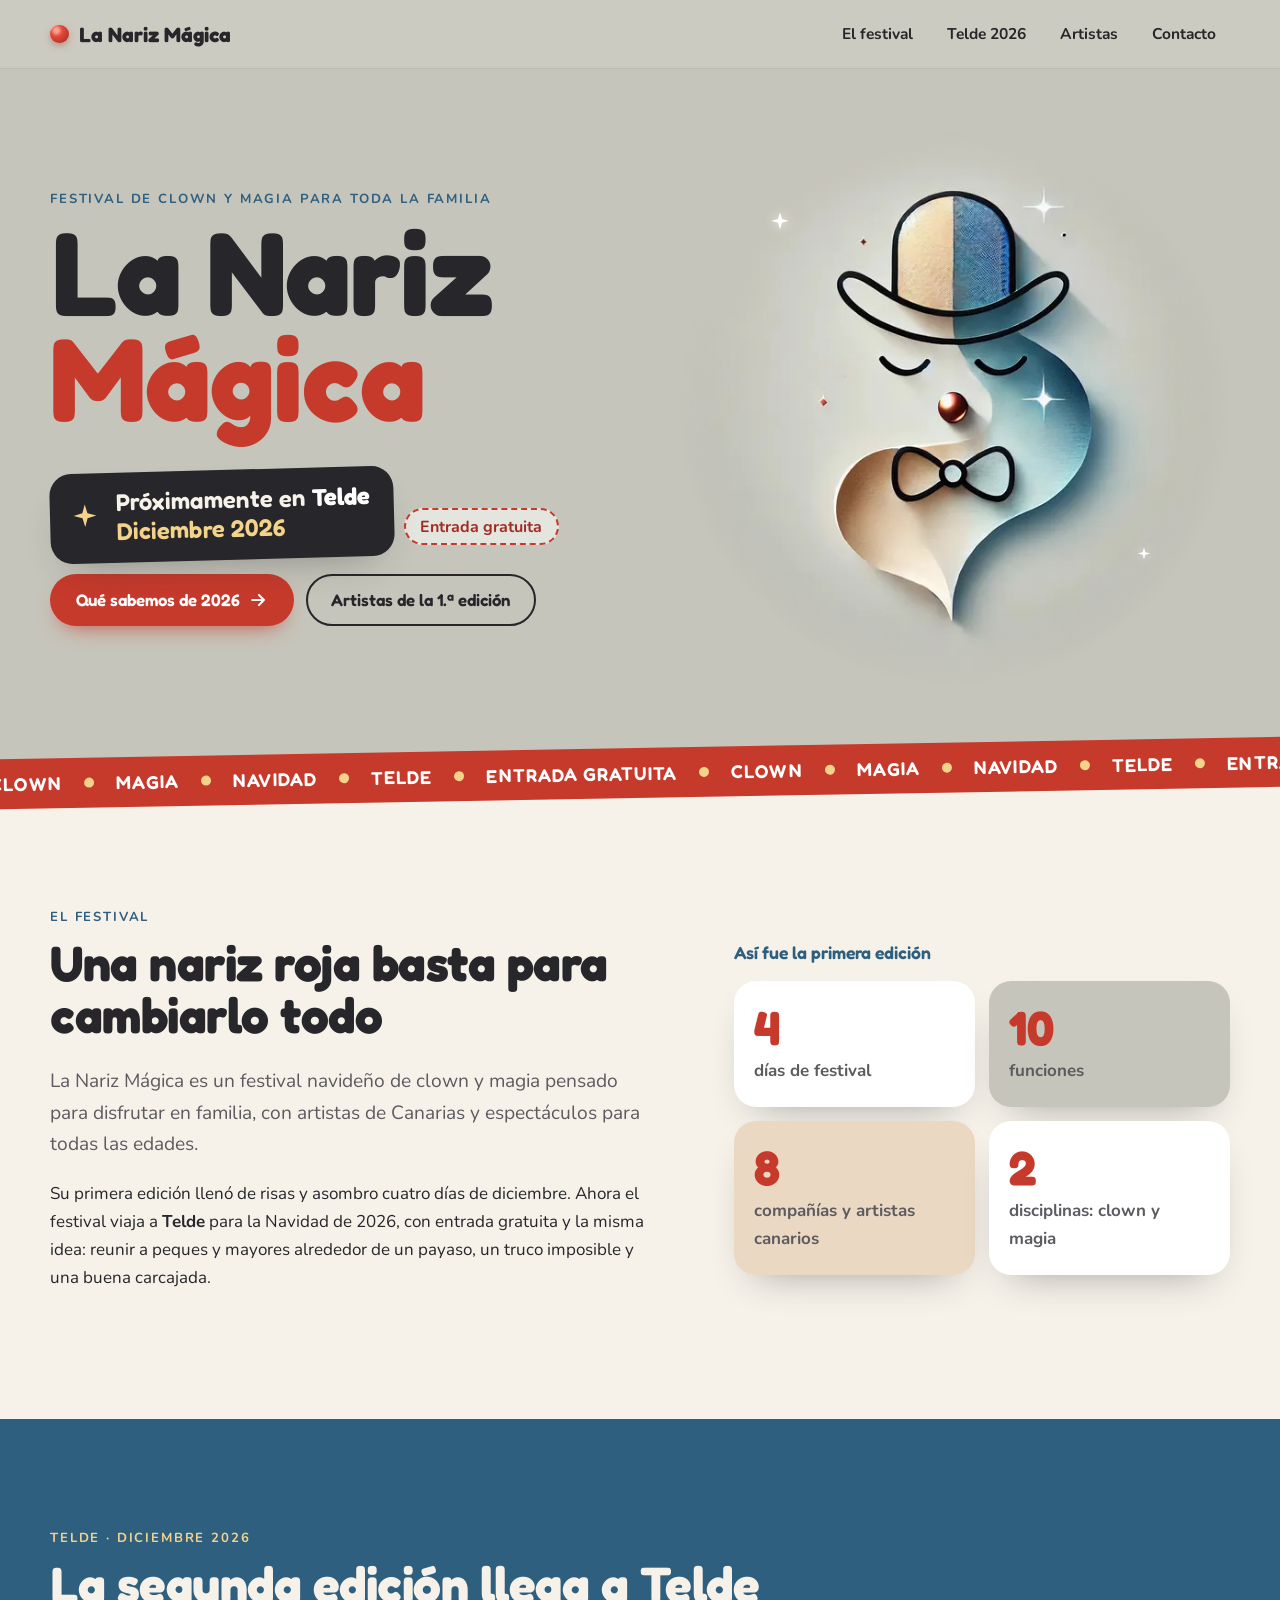
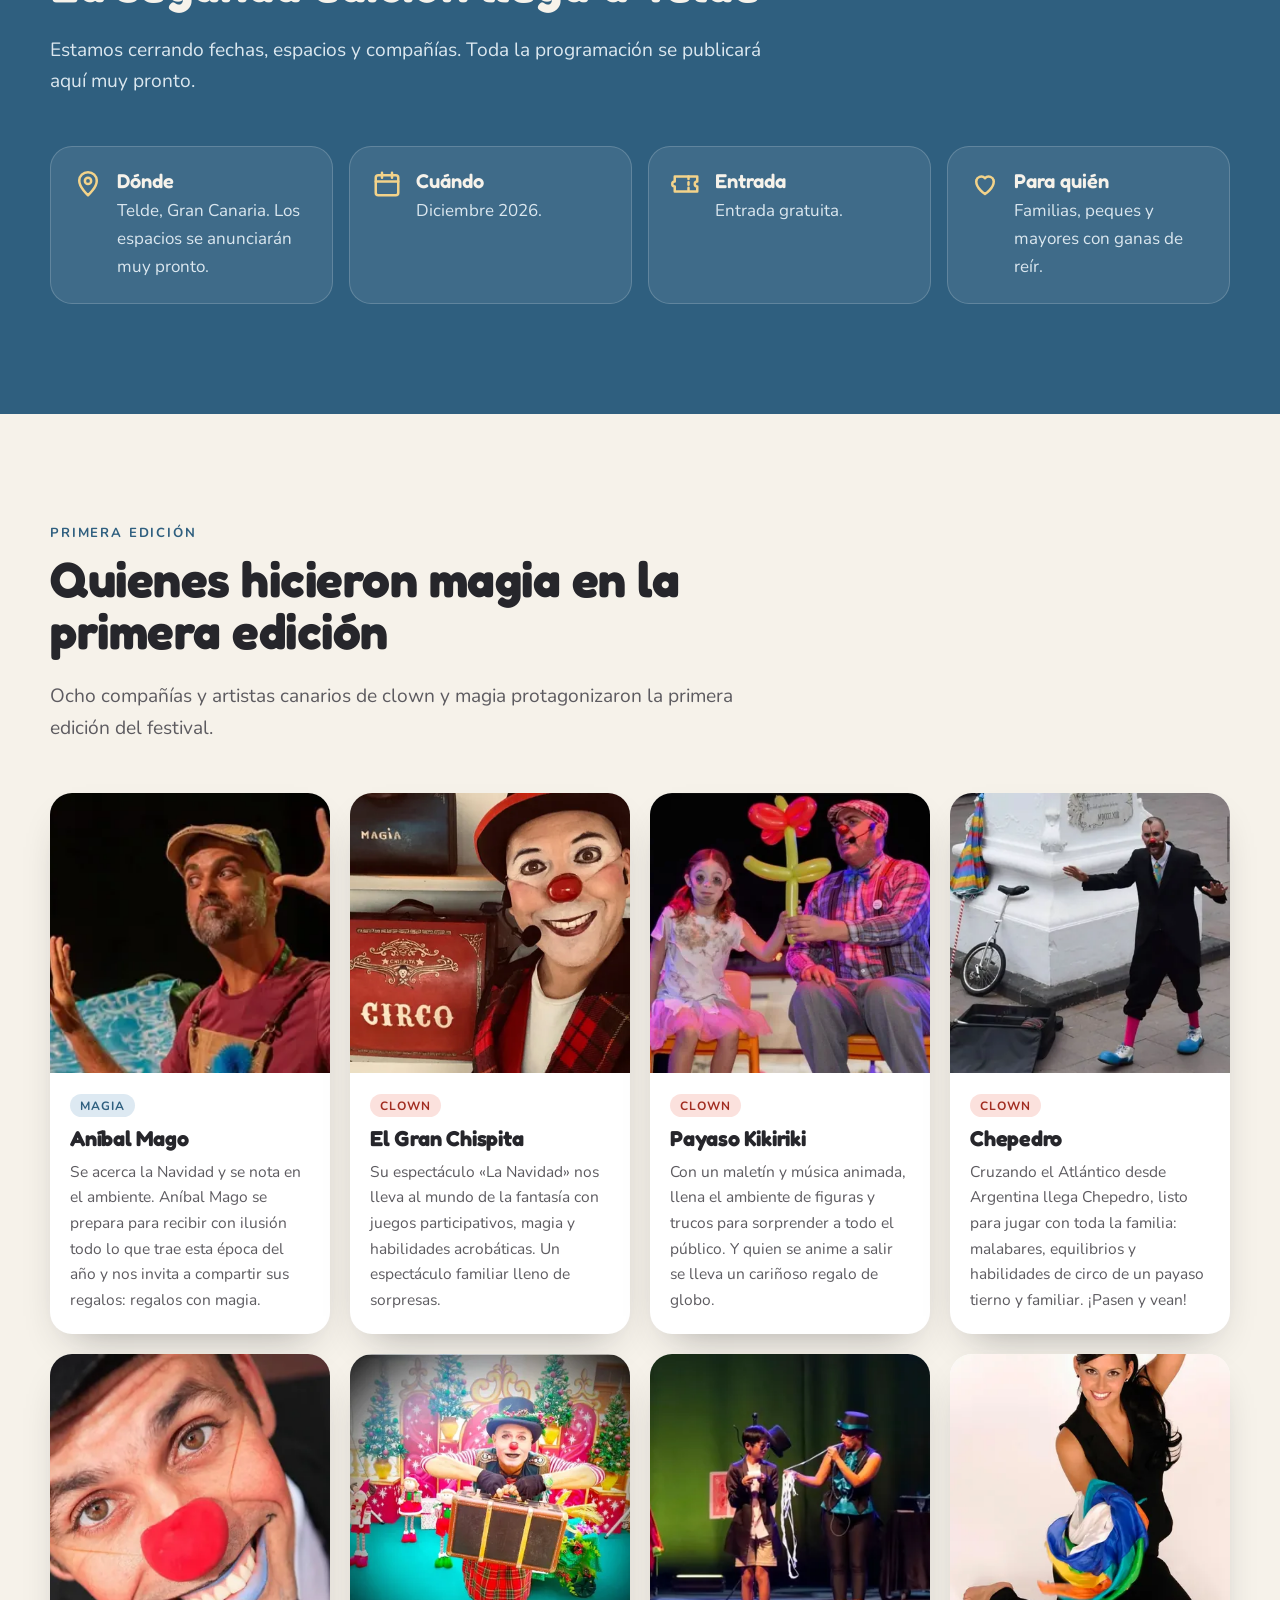
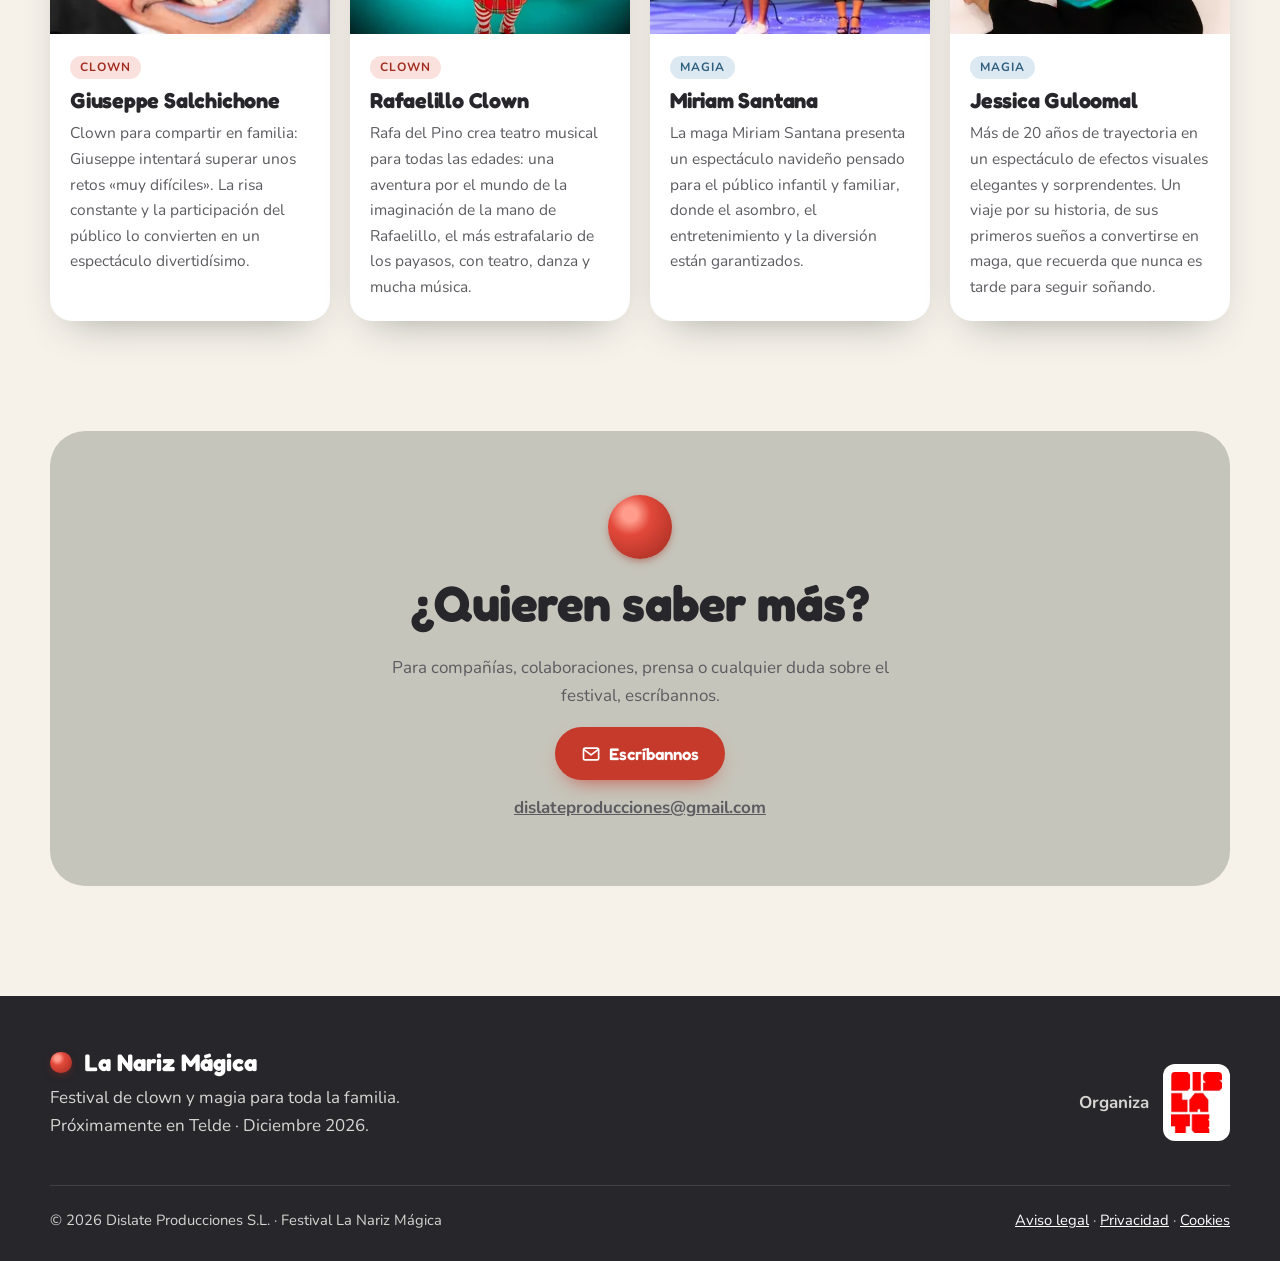
<file: index.html>
<!doctype html>
<html lang="es" class="sin-js">
<head>
<meta charset="utf-8">
<meta name="viewport" content="width=device-width, initial-scale=1">
<title>Festival La Nariz Mágica · Clown y magia · Próximamente en Telde, diciembre 2026</title>
<meta name="description" content="Festival de clown y magia para toda la familia. Próximamente en Telde (Gran Canaria): diciembre 2026. Entrada gratuita.">
<link rel="canonical" href="https://narizmagica.es/">
<meta name="theme-color" content="#c6c5bb">
<meta property="og:type" content="website">
<meta property="og:site_name" content="Festival La Nariz Mágica">
<meta property="og:locale" content="es_ES">
<meta property="og:title" content="Festival La Nariz Mágica · Clown y magia · Próximamente en Telde, diciembre 2026">
<meta property="og:description" content="Festival de clown y magia para toda la familia. Próximamente en Telde (Gran Canaria): diciembre 2026. Entrada gratuita.">
<meta property="og:url" content="https://narizmagica.es/">
<meta property="og:image" content="https://narizmagica.es/img/og-nariz-magica.jpg">
<meta name="twitter:card" content="summary_large_image">
<link rel="icon" href="/favicon.ico" sizes="48x48">
<link rel="icon" href="/favicon.png" type="image/png">
<link rel="apple-touch-icon" href="/apple-touch-icon.png">
<link rel="manifest" href="/site.webmanifest">
<link rel="preload" href="/fonts/fredoka-latin-700-normal.woff2" as="font" type="font/woff2" crossorigin>
<link rel="stylesheet" href="/css/estilos.css">
<style>:root{--papel:#c6c5bb}</style>
</head>
<body>
<a class="saltar" href="#contenido">Saltar al contenido</a>
<header class="nav">
  <div class="contenedor">
    <a class="marca" href="/" aria-label="Festival La Nariz Mágica, ir al inicio"><span class="nariz" aria-hidden="true"></span><span>La Nariz Mágica</span></a>
    <button class="boton-menu" type="button" aria-controls="menu" aria-expanded="false"><span class="visualmente-oculto">Abrir menú</span><svg viewBox="0 0 24 24" fill="none" stroke="currentColor" stroke-width="2.2" stroke-linecap="round" aria-hidden="true"><path d="M4 7h16M4 12h16M4 17h16"/></svg></button>
    <ul class="menu" id="menu"><li><a href="/#festival">El festival</a></li><li><a href="/#telde">Telde 2026</a></li><li><a href="/#artistas">Artistas</a></li><li><a href="/#contacto">Contacto</a></li></ul>
  </div>
</header>
<main id="contenido">
<section class="portada">
  <div class="contenedor portada-grid">
    <div class="portada-texto">
      <p class="antetitulo">Festival de clown y magia para toda la familia</p>
      <h1>La Nariz <span>Mágica</span></h1>
      <p class="proxima"><svg viewBox="0 0 24 24" fill="currentColor" aria-hidden="true"><path d="M12 2l1.8 6.2L20 10l-6.2 1.8L12 18l-1.8-6.2L4 10l6.2-1.8z"/></svg><span>Próximamente en <strong>Telde</strong><br><em>Diciembre 2026</em></span></p>
      <p class="entrada">Entrada gratuita</p>
      <div class="botones">
        <a class="boton boton-rojo" href="#telde">Qué sabemos de 2026 <svg viewBox="0 0 24 24" fill="none" stroke="currentColor" stroke-width="2.4" stroke-linecap="round" stroke-linejoin="round" aria-hidden="true"><path d="M5 12h14M13 6l6 6-6 6"/></svg></a>
        <a class="boton boton-linea" href="#artistas">Artistas de la 1.ª edición</a>
      </div>
    </div>
    <div class="portada-arte">
      <img src="/img/payaso-600.webp" srcset="/img/payaso-600.webp 600w, /img/payaso-1000.webp 1000w" sizes="(min-width: 900px) 46vw, 92vw" alt="Ilustración del payaso de La Nariz Mágica: sombrero de bombín, ojos cerrados, nariz roja y pajarita" width="600" height="600" loading="eager" decoding="async" fetchpriority="high">
      <span class="destello d1" aria-hidden="true"><svg viewBox="0 0 24 24" fill="currentColor" aria-hidden="true"><path d="M12 2l1.8 6.2L20 10l-6.2 1.8L12 18l-1.8-6.2L4 10l6.2-1.8z"/></svg></span><span class="destello d2" aria-hidden="true"><svg viewBox="0 0 24 24" fill="currentColor" aria-hidden="true"><path d="M12 2l1.8 6.2L20 10l-6.2 1.8L12 18l-1.8-6.2L4 10l6.2-1.8z"/></svg></span>
    </div>
  </div>
</section>

<div class="cinta" aria-hidden="true"><div><span>Clown</span><i></i><span>Magia</span><i></i><span>Navidad</span><i></i><span>Telde</span><i></i><span>Entrada gratuita</span><i></i><span>Clown</span><i></i><span>Magia</span><i></i><span>Navidad</span><i></i><span>Telde</span><i></i><span>Entrada gratuita</span><i></i></div></div>

<section class="seccion" id="festival">
  <div class="contenedor dos-col">
    <div class="aparece">
      <p class="antetitulo">El festival</p>
      <h2>Una nariz roja basta para cambiarlo todo</h2>
      <p class="entradilla">La Nariz Mágica es un festival navideño de clown y magia pensado para disfrutar en familia, con artistas de Canarias y espectáculos para todas las edades.</p>
      <p>Su primera edición llenó de risas y asombro cuatro días de diciembre. Ahora el festival viaja a <strong>Telde</strong> para la Navidad de 2026, con entrada gratuita y la misma idea: reunir a peques y mayores alrededor de un payaso, un truco imposible y una buena carcajada.</p>
    </div>
    <div class="aparece">
      <p class="cifras-titulo">Así fue la primera edición</p>
      <ul class="cifras"><li><strong>4</strong><span>días de festival</span></li><li><strong>10</strong><span>funciones</span></li><li><strong>8</strong><span>compañías y artistas canarios</span></li><li><strong>2</strong><span>disciplinas: clown y magia</span></li></ul>
    </div>
  </div>
</section>

<section class="seccion seccion-azul" id="telde">
  <div class="contenedor">
    <div class="cabecera-seccion aparece">
      <p class="antetitulo">Telde · Diciembre 2026</p>
      <h2>La segunda edición llega a Telde</h2>
      <p class="entradilla">Estamos cerrando fechas, espacios y compañías. Toda la programación se publicará aquí muy pronto.</p>
    </div>
    <ul class="datos aparece"><li><svg viewBox="0 0 24 24" fill="none" stroke="currentColor" stroke-width="2" stroke-linecap="round" stroke-linejoin="round" aria-hidden="true"><path d="M12 21s-7-6.2-7-11.5A7 7 0 0 1 19 9.5C19 14.8 12 21 12 21z"/><circle cx="12" cy="9.5" r="2.5"/></svg><div><strong>Dónde</strong><span>Telde, Gran Canaria. Los espacios se anunciarán muy pronto.</span></div></li><li><svg viewBox="0 0 24 24" fill="none" stroke="currentColor" stroke-width="2" stroke-linecap="round" stroke-linejoin="round" aria-hidden="true"><rect x="3" y="5" width="18" height="16" rx="2"/><path d="M16 3v4M8 3v4M3 10h18"/></svg><div><strong>Cuándo</strong><span>Diciembre 2026.</span></div></li><li><svg viewBox="0 0 24 24" fill="none" stroke="currentColor" stroke-width="2" stroke-linecap="round" stroke-linejoin="round" aria-hidden="true"><path d="M3 8a2 2 0 0 0 0 4v4h18v-4a2 2 0 0 1 0-4V4H3z" transform="translate(0 2)"/><path d="M14 6v12" stroke-dasharray="2 2.5"/></svg><div><strong>Entrada</strong><span>Entrada gratuita.</span></div></li><li><svg viewBox="0 0 24 24" fill="none" stroke="currentColor" stroke-width="2" stroke-linecap="round" stroke-linejoin="round" aria-hidden="true"><path d="M12 20s-7-4.4-7-10a4 4 0 0 1 7-2.6A4 4 0 0 1 19 10c0 5.6-7 10-7 10z"/></svg><div><strong>Para quién</strong><span>Familias, peques y mayores con ganas de reír.</span></div></li></ul>
    
  </div>
</section>

<section class="seccion" id="artistas">
  <div class="contenedor">
    <div class="cabecera-seccion aparece">
      <p class="antetitulo">Primera edición</p>
      <h2>Quienes hicieron magia en la primera edición</h2>
      <p class="entradilla">Ocho compañías y artistas canarios de clown y magia protagonizaron la primera edición del festival.</p>
    </div>
    <div class="artistas"><article class="artista aparece">
        <img src="/img/artistas/anibal-mago-400.webp" srcset="/img/artistas/anibal-mago-400.webp 400w, /img/artistas/anibal-mago-800.webp 800w" sizes="(min-width: 1100px) 260px, (min-width: 700px) 45vw, 90vw" alt="Aníbal Mago" width="400" height="400" loading="lazy" decoding="async">
        <div><span class="etiqueta etiqueta-magia">Magia</span><h3>Aníbal Mago</h3><p>Se acerca la Navidad y se nota en el ambiente. Aníbal Mago se prepara para recibir con ilusión todo lo que trae esta época del año y nos invita a compartir sus regalos: regalos con magia.</p></div>
      </article><article class="artista aparece">
        <img src="/img/artistas/el-gran-chispita-400.webp" srcset="/img/artistas/el-gran-chispita-400.webp 400w, /img/artistas/el-gran-chispita-800.webp 800w" sizes="(min-width: 1100px) 260px, (min-width: 700px) 45vw, 90vw" alt="El Gran Chispita" width="400" height="400" loading="lazy" decoding="async">
        <div><span class="etiqueta etiqueta-clown">Clown</span><h3>El Gran Chispita</h3><p>Su espectáculo «La Navidad» nos lleva al mundo de la fantasía con juegos participativos, magia y habilidades acrobáticas. Un espectáculo familiar lleno de sorpresas.</p></div>
      </article><article class="artista aparece">
        <img src="/img/artistas/payaso-kikiriki-400.webp" srcset="/img/artistas/payaso-kikiriki-400.webp 400w, /img/artistas/payaso-kikiriki-800.webp 800w" sizes="(min-width: 1100px) 260px, (min-width: 700px) 45vw, 90vw" alt="Payaso Kikiriki" width="400" height="400" loading="lazy" decoding="async">
        <div><span class="etiqueta etiqueta-clown">Clown</span><h3>Payaso Kikiriki</h3><p>Con un maletín y música animada, llena el ambiente de figuras y trucos para sorprender a todo el público. Y quien se anime a salir se lleva un cariñoso regalo de globo.</p></div>
      </article><article class="artista aparece">
        <img src="/img/artistas/chepedro-400.webp" srcset="/img/artistas/chepedro-400.webp 400w, /img/artistas/chepedro-800.webp 800w" sizes="(min-width: 1100px) 260px, (min-width: 700px) 45vw, 90vw" alt="Chepedro" width="400" height="400" loading="lazy" decoding="async">
        <div><span class="etiqueta etiqueta-clown">Clown</span><h3>Chepedro</h3><p>Cruzando el Atlántico desde Argentina llega Chepedro, listo para jugar con toda la familia: malabares, equilibrios y habilidades de circo de un payaso tierno y familiar. ¡Pasen y vean!</p></div>
      </article><article class="artista aparece">
        <img src="/img/artistas/giuseppe-salchichone-400.webp" srcset="/img/artistas/giuseppe-salchichone-400.webp 400w, /img/artistas/giuseppe-salchichone-800.webp 800w" sizes="(min-width: 1100px) 260px, (min-width: 700px) 45vw, 90vw" alt="Giuseppe Salchichone" width="400" height="400" loading="lazy" decoding="async">
        <div><span class="etiqueta etiqueta-clown">Clown</span><h3>Giuseppe Salchichone</h3><p>Clown para compartir en familia: Giuseppe intentará superar unos retos «muy difíciles». La risa constante y la participación del público lo convierten en un espectáculo divertidísimo.</p></div>
      </article><article class="artista aparece">
        <img src="/img/artistas/rafaelillo-400.webp" srcset="/img/artistas/rafaelillo-400.webp 400w, /img/artistas/rafaelillo-800.webp 800w" sizes="(min-width: 1100px) 260px, (min-width: 700px) 45vw, 90vw" alt="Rafaelillo Clown" width="400" height="400" loading="lazy" decoding="async">
        <div><span class="etiqueta etiqueta-clown">Clown</span><h3>Rafaelillo Clown</h3><p>Rafa del Pino crea teatro musical para todas las edades: una aventura por el mundo de la imaginación de la mano de Rafaelillo, el más estrafalario de los payasos, con teatro, danza y mucha música.</p></div>
      </article><article class="artista aparece">
        <img src="/img/artistas/miriam-santana-400.webp" srcset="/img/artistas/miriam-santana-400.webp 400w, /img/artistas/miriam-santana-800.webp 800w" sizes="(min-width: 1100px) 260px, (min-width: 700px) 45vw, 90vw" alt="Miriam Santana" width="400" height="400" loading="lazy" decoding="async">
        <div><span class="etiqueta etiqueta-magia">Magia</span><h3>Miriam Santana</h3><p>La maga Miriam Santana presenta un espectáculo navideño pensado para el público infantil y familiar, donde el asombro, el entretenimiento y la diversión están garantizados.</p></div>
      </article><article class="artista aparece">
        <img src="/img/artistas/jessica-guloomal-400.webp" srcset="/img/artistas/jessica-guloomal-400.webp 400w, /img/artistas/jessica-guloomal-800.webp 800w" sizes="(min-width: 1100px) 260px, (min-width: 700px) 45vw, 90vw" alt="Jessica Guloomal" width="400" height="400" loading="lazy" decoding="async">
        <div><span class="etiqueta etiqueta-magia">Magia</span><h3>Jessica Guloomal</h3><p>Más de 20 años de trayectoria en un espectáculo de efectos visuales elegantes y sorprendentes. Un viaje por su historia, de sus primeros sueños a convertirse en maga, que recuerda que nunca es tarde para seguir soñando.</p></div>
      </article></div>
  </div>
</section>

<section class="seccion contacto" id="contacto">
  <div class="contenedor contacto-caja aparece">
    <span class="nariz nariz-grande" aria-hidden="true"></span>
    <h2>¿Quieren saber más?</h2>
    <p>Para compañías, colaboraciones, prensa o cualquier duda sobre el festival, escríbannos.</p>
    <a class="boton boton-rojo" href="mailto:dislateproducciones@gmail.com"><svg viewBox="0 0 24 24" fill="none" stroke="currentColor" stroke-width="2" stroke-linecap="round" stroke-linejoin="round" aria-hidden="true"><rect x="3" y="5" width="18" height="14" rx="2"/><path d="m4 7 8 6 8-6"/></svg> Escríbannos</a>
    <p class="correo"><a href="mailto:dislateproducciones@gmail.com">dislateproducciones@gmail.com</a></p>
  </div>
</section>
<script type="application/ld+json">{"@context":"https://schema.org","@type":"Festival","name":"Festival La Nariz Mágica","description":"Festival de clown y magia para toda la familia.","location":{"@type":"Place","name":"Telde","address":{"@type":"PostalAddress","addressLocality":"Telde","addressRegion":"Las Palmas","addressCountry":"ES"}},"isAccessibleForFree":true,"organizer":{"@type":"Organization","name":"Dislate Producciones","url":"https://dislateproducciones.com"},"url":"https://narizmagica.es/"}</script>
</main>
<footer class="pie">
  <div class="contenedor">
    <div class="pie-arriba">
      <div><p class="pie-titulo"><span class="nariz" aria-hidden="true"></span> La Nariz Mágica</p>
        <p>Festival de clown y magia para toda la familia.<br>Próximamente en Telde · Diciembre 2026.</p></div>
      <div class="pie-org"><span>Organiza</span><img src="/img/logos/dislate.webp" alt="Dislate Producciones" width="67" height="80"></div>
    </div>
    <div class="pie-base">
      <span>© <span id="anio">2026</span> Dislate Producciones S.L. · Festival La Nariz Mágica</span>
      <span><a href="/aviso-legal.html">Aviso legal</a> · <a href="/privacidad.html">Privacidad</a> · <a href="/cookies.html">Cookies</a></span>
    </div>
  </div>
</footer>
<script src="/js/main.js" defer></script>
</body>
</html>
</file>
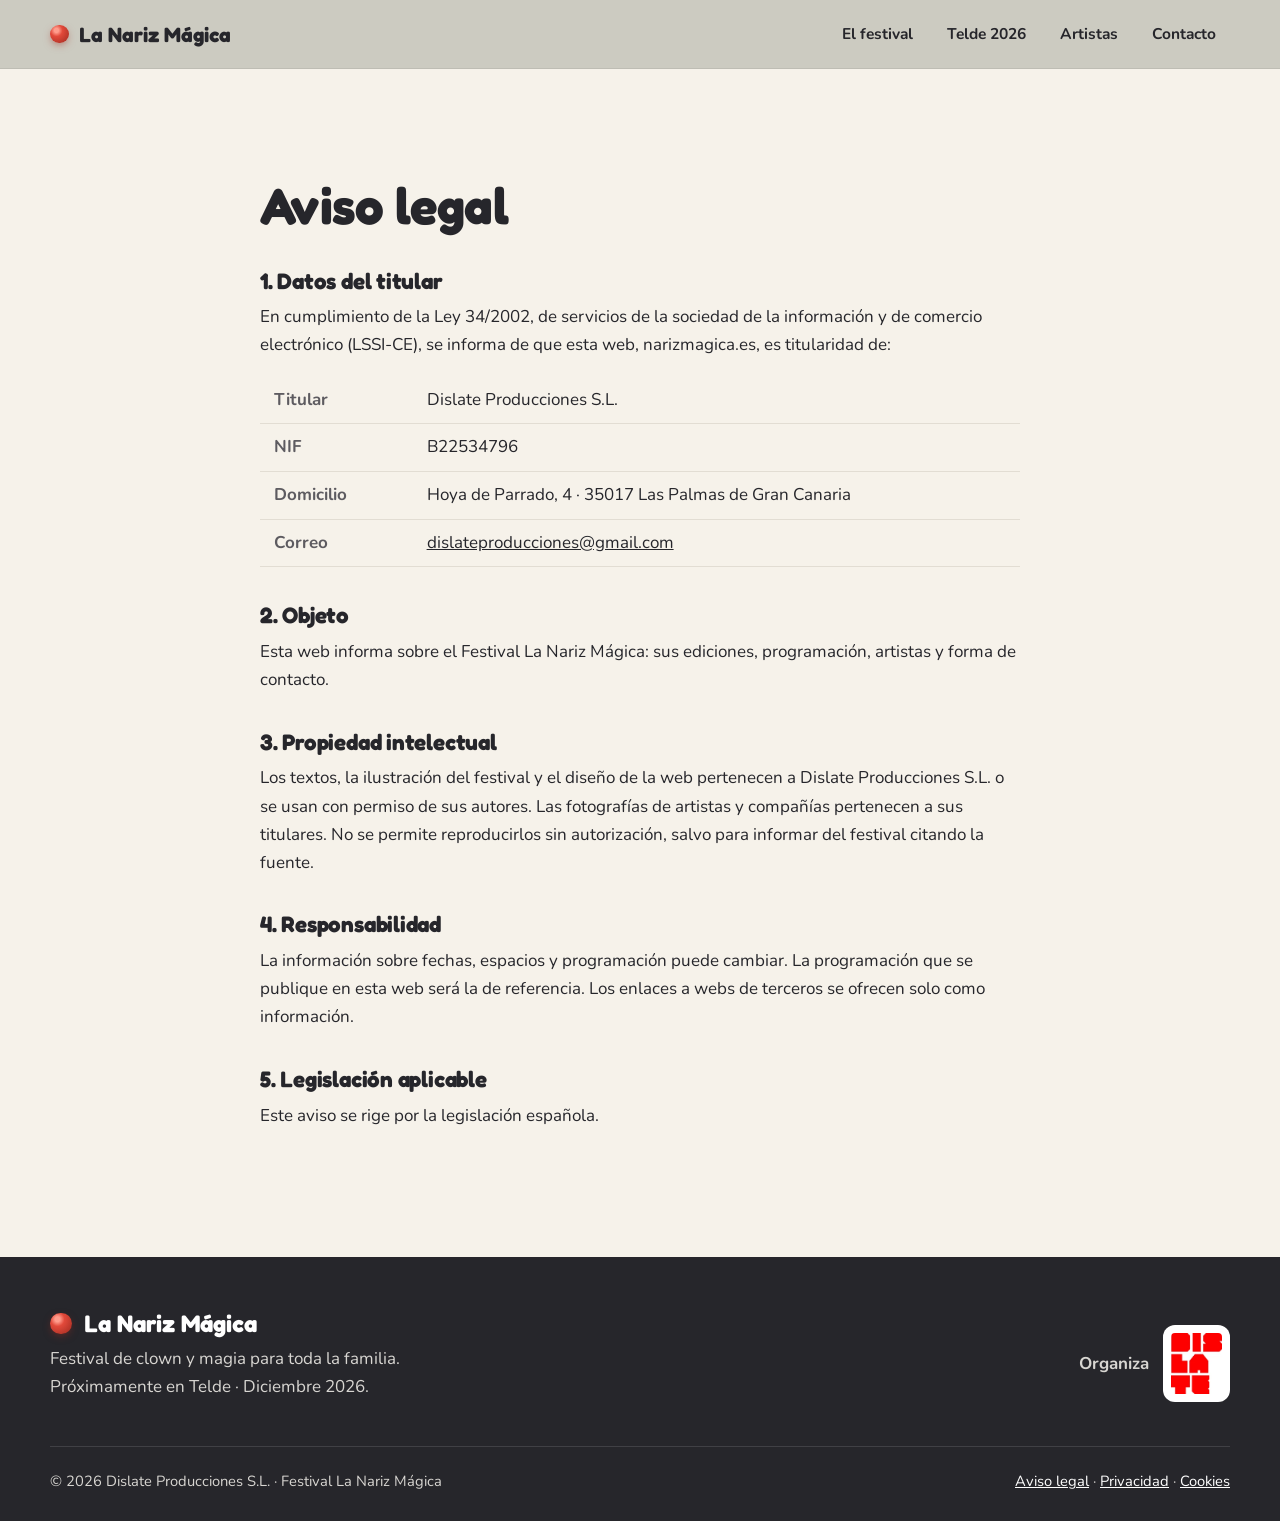
<file: aviso-legal.html>
<!doctype html>
<html lang="es" class="sin-js">
<head>
<meta charset="utf-8">
<meta name="viewport" content="width=device-width, initial-scale=1">
<title>Aviso legal · Festival La Nariz Mágica</title>
<meta name="description" content="Aviso legal de la web del Festival La Nariz Mágica.">
<link rel="canonical" href="https://narizmagica.es/aviso-legal.html">
<meta name="theme-color" content="#c6c5bb">
<meta property="og:type" content="website">
<meta property="og:site_name" content="Festival La Nariz Mágica">
<meta property="og:locale" content="es_ES">
<meta property="og:title" content="Aviso legal · Festival La Nariz Mágica">
<meta property="og:description" content="Aviso legal de la web del Festival La Nariz Mágica.">
<meta property="og:url" content="https://narizmagica.es/aviso-legal.html">
<meta property="og:image" content="https://narizmagica.es/img/og-nariz-magica.jpg">
<meta name="twitter:card" content="summary_large_image">
<link rel="icon" href="/favicon.ico" sizes="48x48">
<link rel="icon" href="/favicon.png" type="image/png">
<link rel="apple-touch-icon" href="/apple-touch-icon.png">
<link rel="manifest" href="/site.webmanifest">
<link rel="preload" href="/fonts/fredoka-latin-700-normal.woff2" as="font" type="font/woff2" crossorigin>
<link rel="stylesheet" href="/css/estilos.css">
<style>:root{--papel:#c6c5bb}</style>
</head>
<body>
<a class="saltar" href="#contenido">Saltar al contenido</a>
<header class="nav">
  <div class="contenedor">
    <a class="marca" href="/" aria-label="Festival La Nariz Mágica, ir al inicio"><span class="nariz" aria-hidden="true"></span><span>La Nariz Mágica</span></a>
    <button class="boton-menu" type="button" aria-controls="menu" aria-expanded="false"><span class="visualmente-oculto">Abrir menú</span><svg viewBox="0 0 24 24" fill="none" stroke="currentColor" stroke-width="2.2" stroke-linecap="round" aria-hidden="true"><path d="M4 7h16M4 12h16M4 17h16"/></svg></button>
    <ul class="menu" id="menu"><li><a href="/#festival">El festival</a></li><li><a href="/#telde">Telde 2026</a></li><li><a href="/#artistas">Artistas</a></li><li><a href="/#contacto">Contacto</a></li></ul>
  </div>
</header>
<main id="contenido">
<section class="seccion legal"><div class="contenedor estrecho"><h1>Aviso legal</h1><h2>1. Datos del titular</h2>
<p>En cumplimiento de la Ley 34/2002, de servicios de la sociedad de la información y de comercio electrónico (LSSI-CE), se informa de que esta web, narizmagica.es, es titularidad de:</p>
<table>
<tr><th>Titular</th><td>Dislate Producciones S.L.</td></tr>
<tr><th>NIF</th><td>B22534796</td></tr>
<tr><th>Domicilio</th><td>Hoya de Parrado, 4 · 35017 Las Palmas de Gran Canaria</td></tr>
<tr><th>Correo</th><td><a href="mailto:dislateproducciones@gmail.com">dislateproducciones@gmail.com</a></td></tr>
</table>
<h2>2. Objeto</h2>
<p>Esta web informa sobre el Festival La Nariz Mágica: sus ediciones, programación, artistas y forma de contacto.</p>
<h2>3. Propiedad intelectual</h2>
<p>Los textos, la ilustración del festival y el diseño de la web pertenecen a Dislate Producciones S.L. o se usan con permiso de sus autores. Las fotografías de artistas y compañías pertenecen a sus titulares. No se permite reproducirlos sin autorización, salvo para informar del festival citando la fuente.</p>
<h2>4. Responsabilidad</h2>
<p>La información sobre fechas, espacios y programación puede cambiar. La programación que se publique en esta web será la de referencia. Los enlaces a webs de terceros se ofrecen solo como información.</p>
<h2>5. Legislación aplicable</h2>
<p>Este aviso se rige por la legislación española.</p></div></section>
</main>
<footer class="pie">
  <div class="contenedor">
    <div class="pie-arriba">
      <div><p class="pie-titulo"><span class="nariz" aria-hidden="true"></span> La Nariz Mágica</p>
        <p>Festival de clown y magia para toda la familia.<br>Próximamente en Telde · Diciembre 2026.</p></div>
      <div class="pie-org"><span>Organiza</span><img src="/img/logos/dislate.webp" alt="Dislate Producciones" width="67" height="80"></div>
    </div>
    <div class="pie-base">
      <span>© <span id="anio">2026</span> Dislate Producciones S.L. · Festival La Nariz Mágica</span>
      <span><a href="/aviso-legal.html">Aviso legal</a> · <a href="/privacidad.html">Privacidad</a> · <a href="/cookies.html">Cookies</a></span>
    </div>
  </div>
</footer>
<script src="/js/main.js" defer></script>
</body>
</html>
</file>
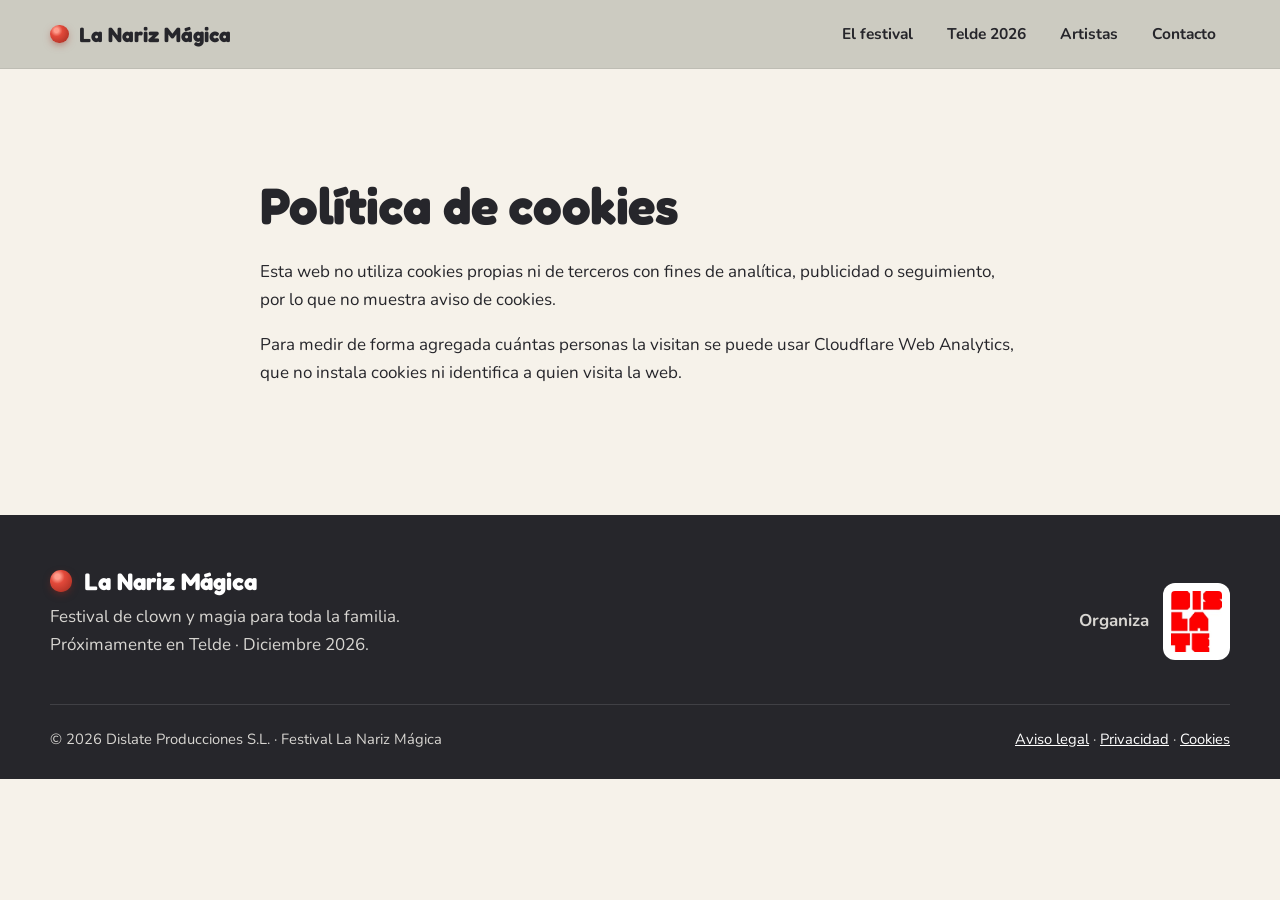
<file: cookies.html>
<!doctype html>
<html lang="es" class="sin-js">
<head>
<meta charset="utf-8">
<meta name="viewport" content="width=device-width, initial-scale=1">
<title>Política de cookies · Festival La Nariz Mágica</title>
<meta name="description" content="Uso de cookies en la web del Festival La Nariz Mágica.">
<link rel="canonical" href="https://narizmagica.es/cookies.html">
<meta name="theme-color" content="#c6c5bb">
<meta property="og:type" content="website">
<meta property="og:site_name" content="Festival La Nariz Mágica">
<meta property="og:locale" content="es_ES">
<meta property="og:title" content="Política de cookies · Festival La Nariz Mágica">
<meta property="og:description" content="Uso de cookies en la web del Festival La Nariz Mágica.">
<meta property="og:url" content="https://narizmagica.es/cookies.html">
<meta property="og:image" content="https://narizmagica.es/img/og-nariz-magica.jpg">
<meta name="twitter:card" content="summary_large_image">
<link rel="icon" href="/favicon.ico" sizes="48x48">
<link rel="icon" href="/favicon.png" type="image/png">
<link rel="apple-touch-icon" href="/apple-touch-icon.png">
<link rel="manifest" href="/site.webmanifest">
<link rel="preload" href="/fonts/fredoka-latin-700-normal.woff2" as="font" type="font/woff2" crossorigin>
<link rel="stylesheet" href="/css/estilos.css">
<style>:root{--papel:#c6c5bb}</style>
</head>
<body>
<a class="saltar" href="#contenido">Saltar al contenido</a>
<header class="nav">
  <div class="contenedor">
    <a class="marca" href="/" aria-label="Festival La Nariz Mágica, ir al inicio"><span class="nariz" aria-hidden="true"></span><span>La Nariz Mágica</span></a>
    <button class="boton-menu" type="button" aria-controls="menu" aria-expanded="false"><span class="visualmente-oculto">Abrir menú</span><svg viewBox="0 0 24 24" fill="none" stroke="currentColor" stroke-width="2.2" stroke-linecap="round" aria-hidden="true"><path d="M4 7h16M4 12h16M4 17h16"/></svg></button>
    <ul class="menu" id="menu"><li><a href="/#festival">El festival</a></li><li><a href="/#telde">Telde 2026</a></li><li><a href="/#artistas">Artistas</a></li><li><a href="/#contacto">Contacto</a></li></ul>
  </div>
</header>
<main id="contenido">
<section class="seccion legal"><div class="contenedor estrecho"><h1>Política de cookies</h1><p>Esta web no utiliza cookies propias ni de terceros con fines de analítica, publicidad o seguimiento, por lo que no muestra aviso de cookies.</p>
<p>Para medir de forma agregada cuántas personas la visitan se puede usar Cloudflare Web Analytics, que no instala cookies ni identifica a quien visita la web.</p></div></section>
</main>
<footer class="pie">
  <div class="contenedor">
    <div class="pie-arriba">
      <div><p class="pie-titulo"><span class="nariz" aria-hidden="true"></span> La Nariz Mágica</p>
        <p>Festival de clown y magia para toda la familia.<br>Próximamente en Telde · Diciembre 2026.</p></div>
      <div class="pie-org"><span>Organiza</span><img src="/img/logos/dislate.webp" alt="Dislate Producciones" width="67" height="80"></div>
    </div>
    <div class="pie-base">
      <span>© <span id="anio">2026</span> Dislate Producciones S.L. · Festival La Nariz Mágica</span>
      <span><a href="/aviso-legal.html">Aviso legal</a> · <a href="/privacidad.html">Privacidad</a> · <a href="/cookies.html">Cookies</a></span>
    </div>
  </div>
</footer>
<script src="/js/main.js" defer></script>
</body>
</html>
</file>
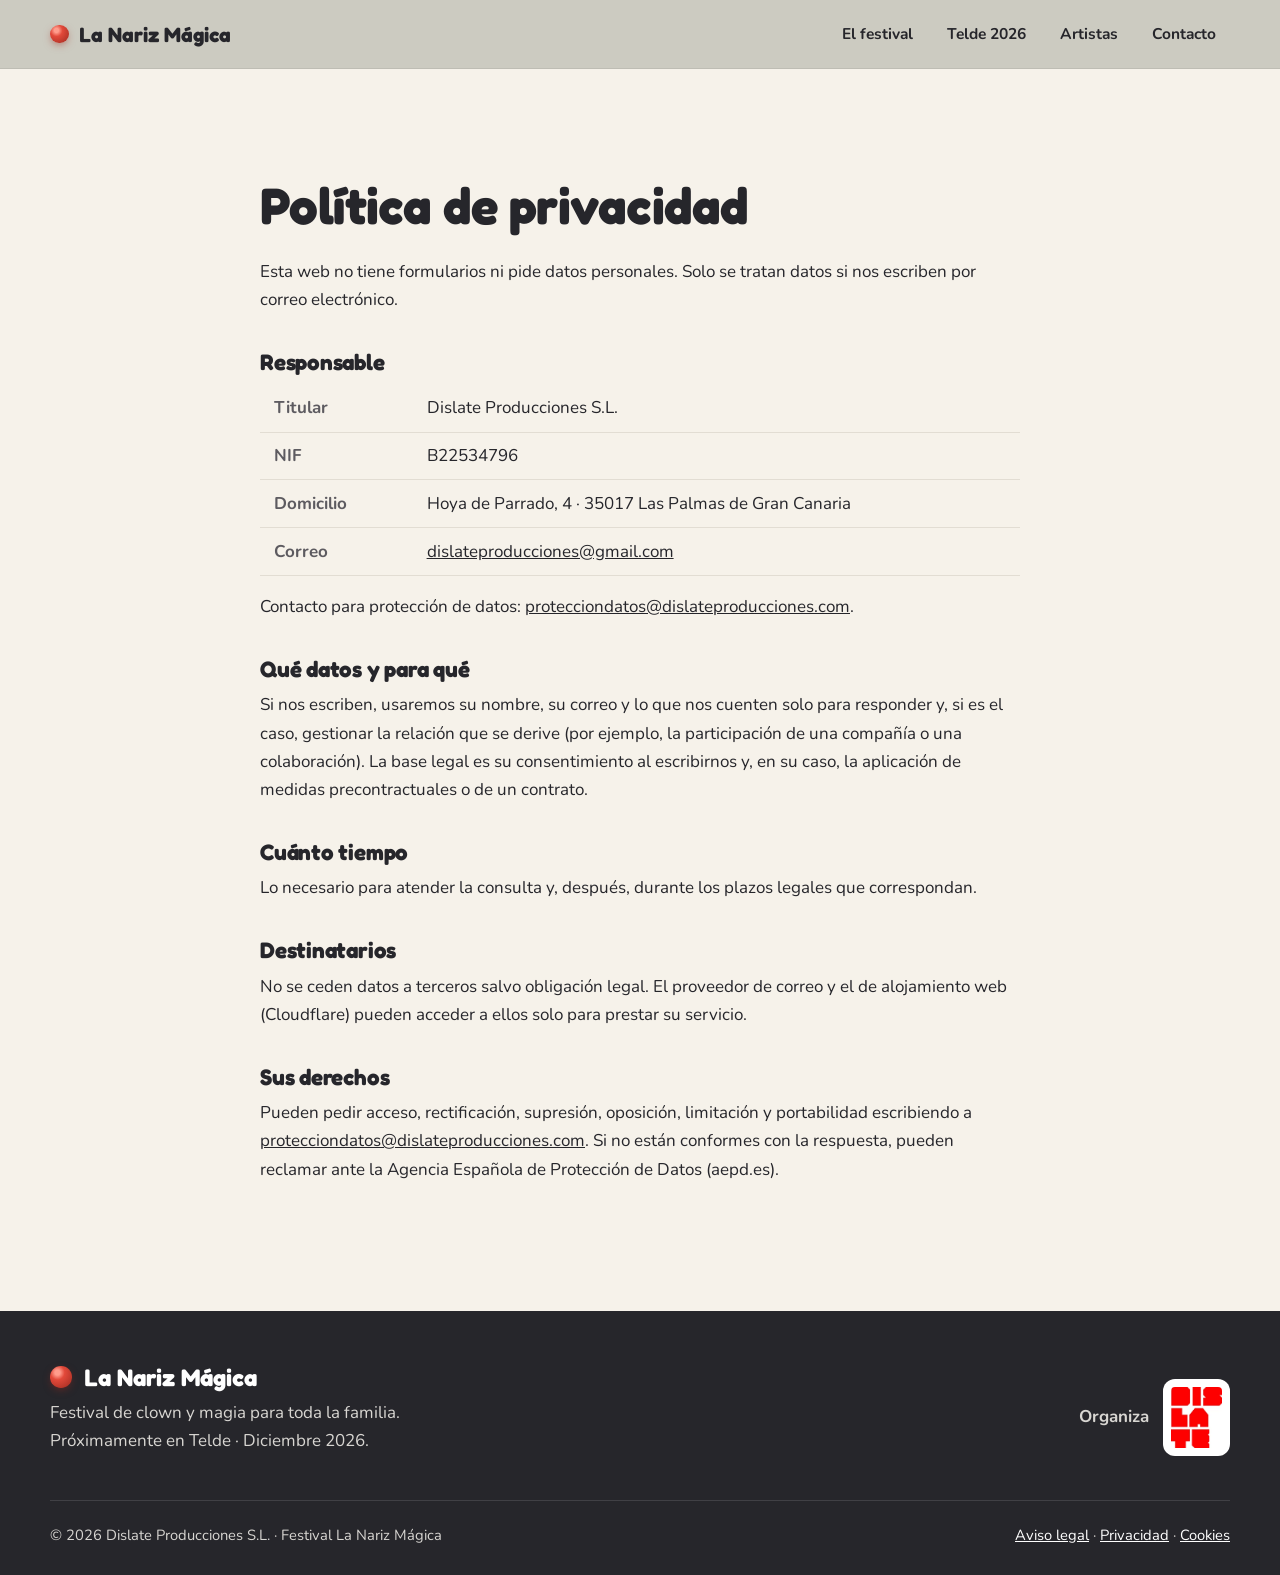
<file: privacidad.html>
<!doctype html>
<html lang="es" class="sin-js">
<head>
<meta charset="utf-8">
<meta name="viewport" content="width=device-width, initial-scale=1">
<title>Política de privacidad · Festival La Nariz Mágica</title>
<meta name="description" content="Cómo trata Dislate Producciones los datos de quien escribe al festival.">
<link rel="canonical" href="https://narizmagica.es/privacidad.html">
<meta name="theme-color" content="#c6c5bb">
<meta property="og:type" content="website">
<meta property="og:site_name" content="Festival La Nariz Mágica">
<meta property="og:locale" content="es_ES">
<meta property="og:title" content="Política de privacidad · Festival La Nariz Mágica">
<meta property="og:description" content="Cómo trata Dislate Producciones los datos de quien escribe al festival.">
<meta property="og:url" content="https://narizmagica.es/privacidad.html">
<meta property="og:image" content="https://narizmagica.es/img/og-nariz-magica.jpg">
<meta name="twitter:card" content="summary_large_image">
<link rel="icon" href="/favicon.ico" sizes="48x48">
<link rel="icon" href="/favicon.png" type="image/png">
<link rel="apple-touch-icon" href="/apple-touch-icon.png">
<link rel="manifest" href="/site.webmanifest">
<link rel="preload" href="/fonts/fredoka-latin-700-normal.woff2" as="font" type="font/woff2" crossorigin>
<link rel="stylesheet" href="/css/estilos.css">
<style>:root{--papel:#c6c5bb}</style>
</head>
<body>
<a class="saltar" href="#contenido">Saltar al contenido</a>
<header class="nav">
  <div class="contenedor">
    <a class="marca" href="/" aria-label="Festival La Nariz Mágica, ir al inicio"><span class="nariz" aria-hidden="true"></span><span>La Nariz Mágica</span></a>
    <button class="boton-menu" type="button" aria-controls="menu" aria-expanded="false"><span class="visualmente-oculto">Abrir menú</span><svg viewBox="0 0 24 24" fill="none" stroke="currentColor" stroke-width="2.2" stroke-linecap="round" aria-hidden="true"><path d="M4 7h16M4 12h16M4 17h16"/></svg></button>
    <ul class="menu" id="menu"><li><a href="/#festival">El festival</a></li><li><a href="/#telde">Telde 2026</a></li><li><a href="/#artistas">Artistas</a></li><li><a href="/#contacto">Contacto</a></li></ul>
  </div>
</header>
<main id="contenido">
<section class="seccion legal"><div class="contenedor estrecho"><h1>Política de privacidad</h1><p>Esta web no tiene formularios ni pide datos personales. Solo se tratan datos si nos escriben por correo electrónico.</p>
<h2>Responsable</h2>
<table>
<tr><th>Titular</th><td>Dislate Producciones S.L.</td></tr>
<tr><th>NIF</th><td>B22534796</td></tr>
<tr><th>Domicilio</th><td>Hoya de Parrado, 4 · 35017 Las Palmas de Gran Canaria</td></tr>
<tr><th>Correo</th><td><a href="mailto:dislateproducciones@gmail.com">dislateproducciones@gmail.com</a></td></tr>
</table>
<p>Contacto para protección de datos: <a href="mailto:protecciondatos@dislateproducciones.com">protecciondatos@dislateproducciones.com</a>.</p>
<h2>Qué datos y para qué</h2>
<p>Si nos escriben, usaremos su nombre, su correo y lo que nos cuenten solo para responder y, si es el caso, gestionar la relación que se derive (por ejemplo, la participación de una compañía o una colaboración). La base legal es su consentimiento al escribirnos y, en su caso, la aplicación de medidas precontractuales o de un contrato.</p>
<h2>Cuánto tiempo</h2>
<p>Lo necesario para atender la consulta y, después, durante los plazos legales que correspondan.</p>
<h2>Destinatarios</h2>
<p>No se ceden datos a terceros salvo obligación legal. El proveedor de correo y el de alojamiento web (Cloudflare) pueden acceder a ellos solo para prestar su servicio.</p>
<h2>Sus derechos</h2>
<p>Pueden pedir acceso, rectificación, supresión, oposición, limitación y portabilidad escribiendo a <a href="mailto:protecciondatos@dislateproducciones.com">protecciondatos@dislateproducciones.com</a>. Si no están conformes con la respuesta, pueden reclamar ante la Agencia Española de Protección de Datos (aepd.es).</p></div></section>
</main>
<footer class="pie">
  <div class="contenedor">
    <div class="pie-arriba">
      <div><p class="pie-titulo"><span class="nariz" aria-hidden="true"></span> La Nariz Mágica</p>
        <p>Festival de clown y magia para toda la familia.<br>Próximamente en Telde · Diciembre 2026.</p></div>
      <div class="pie-org"><span>Organiza</span><img src="/img/logos/dislate.webp" alt="Dislate Producciones" width="67" height="80"></div>
    </div>
    <div class="pie-base">
      <span>© <span id="anio">2026</span> Dislate Producciones S.L. · Festival La Nariz Mágica</span>
      <span><a href="/aviso-legal.html">Aviso legal</a> · <a href="/privacidad.html">Privacidad</a> · <a href="/cookies.html">Cookies</a></span>
    </div>
  </div>
</footer>
<script src="/js/main.js" defer></script>
</body>
</html>
</file>
<file: css/estilos.css>
@font-face{font-family:"Fredoka";font-weight:600;font-display:swap;src:url(/fonts/fredoka-latin-600-normal.woff2) format("woff2")}
@font-face{font-family:"Fredoka";font-weight:700;font-display:swap;src:url(/fonts/fredoka-latin-700-normal.woff2) format("woff2")}
@font-face{font-family:"Nunito";font-weight:400;font-display:swap;src:url(/fonts/nunito-latin-400-normal.woff2) format("woff2")}
@font-face{font-family:"Nunito";font-weight:700;font-display:swap;src:url(/fonts/nunito-latin-700-normal.woff2) format("woff2")}

:root{
  --papel:#dddbd6; --tinta:#26262b; --suave:#5d5b60; --rojo:#c63a2c; --rojo-osc:#a12c20;
  --azul:#2f5f7f; --azul-claro:#7fa9c4; --beige:#c9a57d; --crema:#f6f2ea; --blanco:#fff;
  --titulos:"Fredoka",ui-rounded,"Arial Rounded MT Bold",system-ui,sans-serif;
  --texto:"Nunito",system-ui,-apple-system,"Segoe UI",sans-serif;
  --radio:22px; --sombra:0 18px 40px -22px rgba(38,38,43,.45);
}
*,*::before,*::after{box-sizing:border-box}
html,body{overflow-x:clip}
html{scroll-behavior:smooth;scroll-padding-top:84px}
body{margin:0;font:400 1.0625rem/1.65 var(--texto);color:var(--tinta);background:var(--crema);-webkit-font-smoothing:antialiased}
img{max-width:100%;height:auto;display:block}
a{color:inherit}
h1,h2,h3{font-family:var(--titulos);font-weight:700;line-height:1.05;margin:0 0 .5em;letter-spacing:-.01em}
h2{font-size:clamp(2rem,4.4vw,3.1rem)}
h3{font-size:1.35rem}
p{margin:0 0 1em}
svg{width:1.2em;height:1.2em;flex:none}
.contenedor{width:min(1180px,100% - 32px);margin-inline:auto}
.estrecho{width:min(760px,100% - 32px)}
.visualmente-oculto{position:absolute;width:1px;height:1px;overflow:hidden;clip:rect(0 0 0 0);white-space:nowrap}
.saltar{position:absolute;left:-999px;top:8px;z-index:99;background:var(--tinta);color:#fff;padding:.6em 1em;border-radius:10px}
.saltar:focus{left:8px}
:focus-visible{outline:3px solid var(--rojo);outline-offset:3px;border-radius:6px}

/* Nariz (marca) */
.nariz{display:inline-block;width:.9em;height:.9em;border-radius:50%;flex:none;
  background:radial-gradient(circle at 34% 30%,#ff9c8c 0 12%,#e2493a 34%,#9e2a1f 100%);box-shadow:0 3px 8px -2px rgba(158,42,31,.6)}
.nariz-grande{width:64px;height:64px;margin-bottom:18px}

/* Navegación */
.nav{position:sticky;top:0;z-index:50;background:color-mix(in srgb,var(--papel) 88%,transparent);backdrop-filter:blur(10px);-webkit-backdrop-filter:blur(10px);border-bottom:1px solid rgba(38,38,43,.08)}
.nav .contenedor{display:flex;align-items:center;justify-content:space-between;min-height:68px;gap:16px}
.marca{display:flex;align-items:center;gap:.5em;text-decoration:none;font:700 1.3rem var(--titulos)}
.menu{display:flex;gap:6px;list-style:none;margin:0;padding:0}
.menu a{display:block;padding:.5em .9em;border-radius:999px;text-decoration:none;font-weight:700;font-size:.97rem}
.menu a:hover{background:rgba(255,255,255,.6)}
.boton-menu{display:none;background:none;border:0;padding:8px;color:inherit;cursor:pointer}
.boton-menu svg{width:28px;height:28px}
@media (max-width:760px){
  .boton-menu{display:block}
  .menu{position:absolute;left:0;right:0;top:100%;flex-direction:column;padding:10px 16px 18px;background:var(--papel);border-bottom:1px solid rgba(38,38,43,.1);display:none}
  .menu.abierto{display:flex}
  .menu a{padding:.8em 1em;font-size:1.05rem}
}

/* Botones */
.botones{display:flex;flex-wrap:wrap;gap:12px}
.boton{display:inline-flex;align-items:center;gap:.5em;padding:.85em 1.4em;border-radius:999px;font:600 1.05rem var(--titulos);text-decoration:none;border:2px solid transparent;transition:transform .15s,background .15s;overflow-wrap:anywhere}
.boton:hover{transform:translateY(-2px)}
.boton-rojo{background:var(--rojo);color:#fff;box-shadow:0 10px 22px -12px var(--rojo)}
.boton-rojo:hover{background:var(--rojo-osc)}
.boton-linea{border-color:var(--tinta);color:var(--tinta)}
.boton-linea:hover{background:var(--tinta);color:var(--papel)}

/* Portada */
.portada{background:var(--papel);position:relative;overflow:hidden;padding:clamp(28px,5vw,64px) 0 clamp(40px,6vw,80px)}
.portada-grid{display:grid;grid-template-columns:1.05fr 1fr;align-items:center;gap:clamp(16px,4vw,56px)}
.antetitulo{font:700 .82rem var(--texto);letter-spacing:.14em;text-transform:uppercase;color:var(--azul);margin-bottom:.8em}
.portada h1{font-size:clamp(3.4rem,10vw,7.4rem);line-height:.9;margin-bottom:.32em}
.portada h1 span{display:block;color:var(--rojo)}
.proxima{display:inline-flex;align-items:center;gap:14px;background:var(--tinta);color:var(--crema);padding:16px 24px 16px 18px;border-radius:var(--radio);font:600 clamp(1.15rem,2.4vw,1.5rem)/1.2 var(--titulos);margin-bottom:14px;box-shadow:var(--sombra);transform:rotate(-1.5deg)}
.proxima svg{width:34px;height:34px;color:#f3d38a}
.proxima strong{color:#fff}
.proxima em{font-style:normal;color:#f3d38a}
.entrada{display:inline-block;margin:0 0 26px 6px;font:700 1rem var(--texto);color:var(--rojo-osc);background:rgba(255,255,255,.55);border:2px dashed var(--rojo);padding:.35em .9em;border-radius:999px}
.portada-arte{position:relative}
.portada-arte img{width:100%;aspect-ratio:1;object-fit:cover;-webkit-mask-image:radial-gradient(closest-side,#000 82%,transparent);mask-image:radial-gradient(closest-side,#000 82%,transparent);animation:flota 6s ease-in-out infinite}
.destello{position:absolute;color:#fff;filter:drop-shadow(0 0 6px rgba(255,255,255,.9))}
.destello svg{width:100%;height:100%}
.d1{width:26px;height:26px;top:14%;left:16%;animation:brilla 2.8s ease-in-out infinite}
.d2{width:18px;height:18px;bottom:22%;right:14%;animation:brilla 3.4s ease-in-out .8s infinite}
@keyframes flota{50%{transform:translateY(-10px)}}
@keyframes brilla{0%,100%{opacity:.2;transform:scale(.7)}50%{opacity:1;transform:scale(1.1)}}
@media (max-width:860px){
  .portada-grid{grid-template-columns:1fr}
  .portada-arte{order:-1;width:min(380px,82%);margin:0 auto -10px}
  .portada-texto{text-align:center}
  .botones{justify-content:center}
  .entrada{margin-left:0}
}

/* Cinta */
.cinta{background:var(--rojo);color:#fff;overflow:hidden;padding:14px 0;transform:rotate(-1deg);margin:-12px -10px 0;position:relative;z-index:2}
.cinta>div{display:flex;align-items:center;gap:22px;width:max-content;animation:desliza 28s linear infinite;font:600 1.15rem var(--titulos);text-transform:uppercase;letter-spacing:.06em}
.cinta i{width:10px;height:10px;border-radius:50%;background:#f3d38a}
@keyframes desliza{to{transform:translateX(-50%)}}

/* Secciones */
.seccion{padding:clamp(56px,9vw,110px) 0}
.seccion-azul{background:var(--azul);color:var(--crema)}
.seccion-azul .antetitulo{color:#f3d38a}
.cabecera-seccion{max-width:720px;margin-bottom:clamp(28px,4vw,48px)}
.entradilla{font-size:1.2rem;color:var(--suave)}
.seccion-azul .entradilla{color:#dbe7ef}
.dos-col{display:grid;grid-template-columns:1.1fr .9fr;gap:clamp(28px,6vw,80px);align-items:center}
@media (max-width:860px){.dos-col{grid-template-columns:1fr}}

.cifras-titulo{font:600 1.1rem var(--titulos);color:var(--azul)}
.cifras{list-style:none;margin:0;padding:0;display:grid;grid-template-columns:1fr 1fr;gap:14px}
.cifras li{background:#fff;border-radius:var(--radio);padding:22px 20px;box-shadow:var(--sombra);display:flex;flex-direction:column}
.cifras li:nth-child(2){background:var(--papel)}
.cifras li:nth-child(3){background:#ead8c2}
.cifras strong{font:700 3rem/1 var(--titulos);color:var(--rojo)}
.cifras span{font-weight:700;color:var(--suave);margin-top:6px}

.datos{list-style:none;margin:0;padding:0;display:grid;grid-template-columns:repeat(4,1fr);gap:16px}
.datos li{display:flex;gap:14px;align-items:flex-start;background:rgba(255,255,255,.08);border:1px solid rgba(255,255,255,.18);border-radius:var(--radio);padding:22px}
.datos svg{width:30px;height:30px;color:#f3d38a}
.datos strong{display:block;font:600 1.25rem var(--titulos);margin-bottom:4px}
.datos span{color:#dbe7ef}
@media (max-width:980px){.datos{grid-template-columns:1fr 1fr}}
@media (max-width:560px){.datos{grid-template-columns:1fr}}

/* Artistas */
.artistas{display:grid;grid-template-columns:repeat(4,1fr);gap:20px}
.artista{background:#fff;border-radius:var(--radio);overflow:hidden;box-shadow:var(--sombra);display:flex;flex-direction:column}
.artista img{aspect-ratio:1;object-fit:cover;width:100%;background:var(--papel)}
.artista div{padding:18px 20px 22px}
.artista h3{margin:.4em 0 .4em}
.artista p{font-size:.97rem;color:var(--suave);margin:0}
.etiqueta{display:inline-block;font:700 .75rem var(--texto);text-transform:uppercase;letter-spacing:.1em;padding:.3em .8em;border-radius:999px}
.etiqueta-clown{background:#fbe1dd;color:var(--rojo-osc)}
.etiqueta-magia{background:#dde9f2;color:var(--azul)}
@media (max-width:1100px){.artistas{grid-template-columns:repeat(3,1fr)}}
@media (max-width:820px){.artistas{grid-template-columns:repeat(2,1fr)}}
@media (max-width:520px){.artistas{grid-template-columns:1fr}}

/* Contacto */
.contacto{padding-top:0}
.contacto-caja{background:var(--papel);border-radius:calc(var(--radio) * 1.6);padding:clamp(36px,6vw,64px);text-align:center;display:flex;flex-direction:column;align-items:center}
.contacto-caja p{max-width:520px;color:var(--suave)}
.contacto-caja .correo{margin:14px 0 0;font-weight:700;overflow-wrap:anywhere}

/* Pie */
.pie{background:var(--tinta);color:#d8d6d2;padding:52px 0 28px}
.pie-arriba{display:flex;justify-content:space-between;align-items:center;gap:28px;flex-wrap:wrap;padding-bottom:28px;border-bottom:1px solid rgba(255,255,255,.12)}
.pie-titulo{display:flex;align-items:center;gap:.5em;font:700 1.5rem var(--titulos);color:#fff;margin-bottom:.3em}
.pie-org{display:flex;align-items:center;gap:14px;font-weight:700}
.pie-org img{background:#fff;padding:8px;border-radius:12px;width:67px;height:auto}
.pie-base{display:flex;justify-content:space-between;flex-wrap:wrap;gap:10px;padding-top:22px;font-size:.92rem}
.pie a{color:#fff}

/* Legales y error */
.legal h1,.error h1{font-size:clamp(2.2rem,5vw,3.2rem)}
.legal h2{font-size:1.4rem;margin-top:1.6em}
.legal table{border-collapse:collapse;width:100%;margin:0 0 1em}
.legal th,.legal td{text-align:left;padding:.55em .8em;border-bottom:1px solid #e2ddd3;vertical-align:top}
.legal th{width:9em;color:var(--suave)}
.error{text-align:center;min-height:60vh;display:flex;align-items:center}
.error .contenedor{display:flex;flex-direction:column;align-items:center}

/* Aparición */
.aparece{transition:opacity .7s ease,transform .7s ease}
html:not(.sin-js) .aparece:not(.visible){opacity:0;transform:translateY(24px)}
@media (prefers-reduced-motion:reduce){
  *,*::before,*::after{animation:none!important;transition:none!important}
  html:not(.sin-js) .aparece:not(.visible){opacity:1;transform:none}
}

/* Programa (data/programa.json) */
.programa{margin-top:28px;background:rgba(255,255,255,.08);border:1px solid rgba(255,255,255,.18);border-radius:var(--radio);padding:22px}
.programa-titulo{font-size:1.6rem;margin-bottom:12px}
.prog-dia h3{font-size:1.2rem;color:#f3d38a;margin:14px 0 8px}
.prog-dia ol{list-style:none;margin:0;padding:0;display:grid;gap:8px}
.prog-dia li{display:grid;grid-template-columns:64px 1fr;gap:12px;align-items:start;padding:10px 0;border-top:1px solid rgba(255,255,255,.14)}
.prog-dia time{font:700 1.2rem var(--titulos)}
.prog-dia strong{display:block;font:600 1.1rem var(--titulos)}
.prog-dia span{display:block}
.prog-dia small{color:#dbe7ef}
</file>
